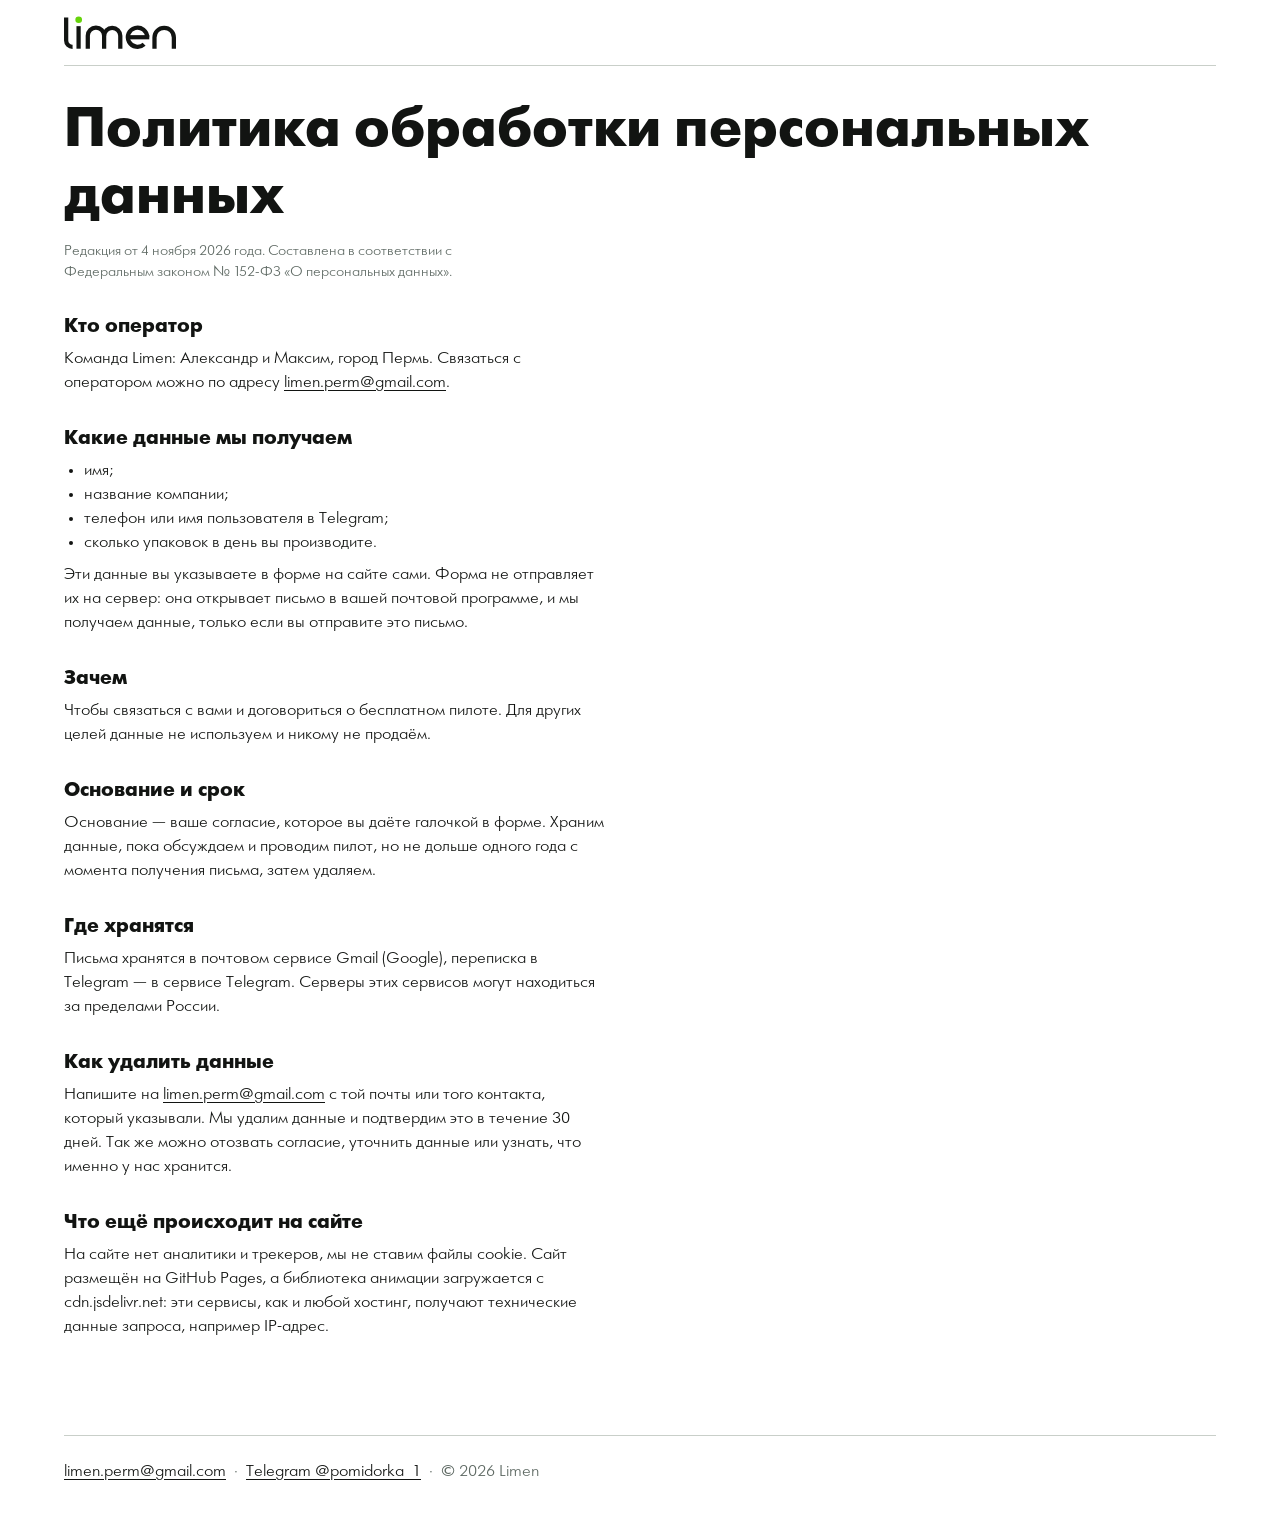
<file: privacy.html>
<!doctype html>
<html lang="ru">
<head>
<meta charset="utf-8">
<meta name="viewport" content="width=device-width,initial-scale=1">
<title>Политика обработки персональных данных. Limen</title>
<meta name="description" content="Какие данные собирает Limen, зачем, кто оператор и как их удалить.">
<link rel="icon" href="img/favicon.svg" type="image/svg+xml">
<link rel="preload" href="fonts/FTX45ACh.otf" as="font" type="font/otf" crossorigin>
<link rel="preload" href="fonts/FTX85ACh.otf" as="font" type="font/otf" crossorigin>
<link rel="stylesheet" href="css/site.css">
</head>
<body>
<header class="top top--static">
  <a class="top__logo" href="index.html" aria-label="Limen"><img src="img/logo.svg" alt="" width="112" height="33" style="display:block;width:100%;height:auto"></a>
</header>
<main class="doc">
  <h1>Политика обработки персональных данных</h1>
  <p class="doc__date">Редакция от 4 ноября 2026 года. Составлена в соответствии с Федеральным законом № 152-ФЗ «О персональных данных».</p>

  <h2>Кто оператор</h2>
  <p>Команда Limen: Александр и Максим, город Пермь. Связаться с оператором можно по адресу <a href="mailto:limen.perm@gmail.com">limen.perm@gmail.com</a>.</p>

  <h2>Какие данные мы получаем</h2>
  <ul>
    <li>имя;</li>
    <li>название компании;</li>
    <li>телефон или имя пользователя в Telegram;</li>
    <li>сколько упаковок в день вы производите.</li>
  </ul>
  <p>Эти данные вы указываете в форме на сайте сами. Форма не отправляет их на сервер: она открывает письмо в вашей почтовой программе, и мы получаем данные, только если вы отправите это письмо.</p>

  <h2>Зачем</h2>
  <p>Чтобы связаться с вами и договориться о бесплатном пилоте. Для других целей данные не используем и никому не продаём.</p>

  <h2>Основание и срок</h2>
  <p>Основание — ваше согласие, которое вы даёте галочкой в форме. Храним данные, пока обсуждаем и проводим пилот, но не дольше одного года с момента получения письма, затем удаляем.</p>

  <h2>Где хранятся</h2>
  <p>Письма хранятся в почтовом сервисе Gmail (Google), переписка в Telegram — в сервисе Telegram. Серверы этих сервисов могут находиться за пределами России.</p>

  <h2>Как удалить данные</h2>
  <p>Напишите на <a href="mailto:limen.perm@gmail.com">limen.perm@gmail.com</a> с той почты или того контакта, который указывали. Мы удалим данные и подтвердим это в течение 30 дней. Так же можно отозвать согласие, уточнить данные или узнать, что именно у нас хранится.</p>

  <h2>Что ещё происходит на сайте</h2>
  <p>На сайте нет аналитики и трекеров, мы не ставим файлы cookie. Сайт размещён на GitHub Pages, а библиотека анимации загружается с cdn.jsdelivr.net: эти сервисы, как и любой хостинг, получают технические данные запроса, например IP-адрес.</p>
</main>
<footer class="foot--doc">
  <a href="mailto:limen.perm@gmail.com">limen.perm@gmail.com</a>
  <span aria-hidden="true">·</span>
  <a href="https://t.me/pomidorka_1">Telegram @pomidorka_1</a>
  <span aria-hidden="true">·</span>
  <span>© 2026 Limen</span>
</footer>
</body>
</html>
</file>
<file: css/site.css>
@font-face{font-family:'A Chaika Futuris';src:url('../fonts/FTX45ACh.otf') format('opentype');font-weight:300;font-display:swap}
@font-face{font-family:'A Chaika Futuris';src:url('../fonts/FTX85ACh.otf') format('opentype');font-weight:700;font-display:swap}

:root{
  --ink:#121412;--mute:#5E6963;--line:#C9CFC9;--lime:#66D40B;--red:#D7261E;--paper:#FFFFFF;
  --deep:#12332B;--forest:#1C4A3E;--sage:#E3EEE9;--cream:#F6EEDF;--amber:#F4B740;
  --gutter:24px;--fg:var(--ink);--fg2:var(--mute);--rule:rgba(18,20,18,.2);
}

*,*::before,*::after{box-sizing:border-box}
html{-webkit-text-size-adjust:100%;overflow-x:clip}
body{margin:0;background:var(--paper);color:var(--ink);font:300 16px/1.5 'A Chaika Futuris',system-ui,sans-serif;overflow-wrap:break-word;overflow-x:clip}
h1,h2,p,ol,ul{margin:0;padding:0}
ul,ol{list-style:none}
h1,h2{font-weight:700;line-height:1.2}
a{color:inherit;text-underline-offset:.16em}
a:hover{text-decoration-thickness:2px}
:focus-visible{outline:2px solid currentColor;outline-offset:2px}
.intro-on body{overflow:hidden}

/* Темы разделов */
.t-deep{--fg:#FFFFFF;--fg2:#BBD0C7;--rule:rgba(255,255,255,.25);background:var(--deep);color:var(--fg)}
.t-forest{--fg:#FFFFFF;--fg2:#C6DAD1;--rule:rgba(255,255,255,.25);background:var(--forest);color:var(--fg)}
.t-sage{--fg:var(--ink);--fg2:#4F5C56;background:var(--sage);color:var(--fg)}
.t-cream{--fg:var(--ink);--fg2:#5B5F55;background:var(--cream);color:var(--fg)}
.t-paper{--fg:var(--ink);--fg2:var(--mute);background:var(--paper);color:var(--fg)}
.t-lime{--fg:var(--ink);--fg2:#1F3300;--rule:rgba(18,20,18,.3);background:var(--lime);color:var(--fg)}

/* Вступление: точка пишет логотип */
.intro{display:none;position:fixed;inset:0;z-index:100;align-items:center;justify-content:center;background:var(--deep);color:#fff;cursor:pointer}
.intro-on .intro{display:flex}
.intro__logo{width:min(72vw,620px);height:auto;overflow:visible}

/* Знака ₽ нет в шрифте: рисуем его из буквы Р этого шрифта, в тексте остаётся настоящий символ */
.rub{position:relative;display:inline-block;line-height:1;white-space:nowrap}
.rub::before{content:"Р";content:"Р" / ""}
.rub::after{content:"";position:absolute;left:-.1em;top:.63em;width:.5em;height:.055em;background:currentColor}
.rub__t{position:absolute;width:1px;height:1px;overflow:hidden;clip:rect(0 0 0 0);white-space:nowrap}
.hero__price .rub::after,.figure__num .rub::after,.econ__num .rub::after{height:.11em}

/* Кнопки */
.btn{position:relative;isolation:isolate;display:inline-flex;align-items:center;min-height:48px;padding:12px 18px;overflow:hidden;border:2px solid transparent;border-radius:2px;font:inherit;font-size:16px;font-weight:700;line-height:1.2;text-decoration:none;cursor:pointer;transition:color .25s}
.btn::before{content:"";position:absolute;inset:-2px;z-index:-1;background:var(--ink);transform:scaleX(0);transform-origin:0 50%;transition:transform .35s cubic-bezier(.7,0,.2,1)}
.btn:hover::before{transform:scaleX(1)}
.btn:hover{color:#fff}
.btn--pilot{background:var(--lime);border-color:var(--lime);color:var(--ink)}
.btn--pilot:hover{border-color:var(--ink)}
.btn--plain{background:transparent;border-color:currentColor;color:var(--fg,var(--ink))}
.t-deep .btn--plain::before,.t-forest .btn--plain::before{background:#fff}
.t-deep .btn--plain:hover,.t-forest .btn--plain:hover{color:var(--ink)}
.film .btn[aria-pressed="true"]{background:var(--fg);color:var(--deep)}

/* Шапка */
.top{position:fixed;left:0;right:0;top:0;z-index:50;display:grid;grid-template-columns:1fr auto;gap:0 16px;align-items:center;padding:10px var(--gutter);color:#fff;transition:transform .35s cubic-bezier(.7,0,.2,1),background .25s,color .25s}
.top__logo{display:block;width:92px;color:inherit}
.top__logo svg{display:block;width:100%;height:auto;overflow:visible}
.top__nav{grid-column:1/-1;grid-row:2;display:flex;flex-wrap:wrap;gap:0 16px;font-size:14px}
.top__nav a{display:inline-flex;align-items:center;min-height:40px;text-decoration:none;background-image:linear-gradient(currentColor,currentColor);background-size:0 2px;background-position:0 78%;background-repeat:no-repeat;transition:background-size .3s}
.top__nav a:hover{background-size:100% 2px}
.top__cta{min-height:40px;padding:6px 12px;font-size:14px}
.top.is-solid{background:var(--paper);color:var(--ink)}
.top.is-solid .top__nav{display:none}
.top.is-hidden:not(:focus-within){transform:translateY(-100%)}
.top--static{position:static;color:var(--ink)}

/* Первый экран */
.hero{position:relative;display:flex;flex-direction:column;justify-content:flex-end;min-height:100svh;padding:120px var(--gutter) 72px;overflow:hidden}
.hero__video{position:absolute;inset:0;width:100%;height:100%;object-fit:cover;opacity:0;transition:opacity 1.2s}
.hero__video.is-on{opacity:1}
.hero__shade{position:absolute;inset:0;background:rgba(9,27,22,.56)}
.hero__in{position:relative}
.hero__title{font-size:min(56px,13.6vw)}
.ln{display:block;overflow:hidden;padding-bottom:.06em}
.ln>span{display:block}
.hero__row{display:grid;gap:32px;margin-top:20px}
.lead{font-size:20px;line-height:1.5;max-width:60ch}
.hero__price{margin-top:16px;font-size:32px;line-height:1.2;font-weight:700}
.hero__btns{display:flex;flex-wrap:wrap;gap:8px;margin-top:20px}
.hero__cue{display:none}


/* Разделы */
.sec{position:relative;display:grid;grid-template-columns:repeat(12,minmax(0,1fr));column-gap:12px;padding:32px var(--gutter) 72px;scroll-margin-top:0}
.sec::before{content:"";position:absolute;left:var(--gutter);right:var(--gutter);top:0;height:1px;background:var(--rule)}
.sec__n{grid-column:1/-1;font-size:14px;line-height:1.5;color:var(--fg2)}
.sec__t{grid-column:1/-1;margin-top:8px;font-size:32px}
.sec__t .ln{padding-bottom:.1em}
.sec__b{grid-column:1/-1;margin-top:24px;min-width:0}

.figure{margin-top:32px}
.figure__num{display:block;font-size:56px;line-height:1.2;font-weight:700;font-variant-numeric:tabular-nums}
.figure__cap{display:block;margin-top:4px;font-size:16px;line-height:1.5;color:var(--fg2);max-width:60ch}

/* Видео в рамке */
.tile{position:relative;overflow:hidden;aspect-ratio:16/10;background:var(--forest);border-radius:2px}
.tile--tall{aspect-ratio:16/10}
.tile video{position:absolute;left:0;top:-10%;width:100%;height:120%;object-fit:cover;opacity:0;transition:opacity .8s}
.tile video.is-on{opacity:1}
.split__b{margin-top:32px}

.steps{display:grid;gap:8px;font-size:20px}

/* Разрез метки */
.cut-sec{min-height:100svh;align-content:start}
.cut-grid{display:grid;gap:12px}
.cut-text{font-size:16px}
.cut-text .s{color:var(--fg2);transition:color .4s}
.cut-text .s.is-on{color:var(--fg);font-weight:700}
.cut{min-width:0}
.cut__art{display:block;width:100%;height:auto;overflow:visible}
.cut-t{fill:var(--ink);font-weight:300}
.cut-lead{fill:none;stroke:#5E6963;stroke-width:1.5}
.cut__after{margin-top:24px}


/* Цена: числа по центру */
.price-sec{padding-bottom:0;overflow:hidden}
.econ{display:grid;grid-template-columns:repeat(3,minmax(0,1fr));column-gap:12px}
.econ li{display:block;text-align:center}
.econ__num{display:block;font-size:20px;line-height:1.2;font-weight:700;white-space:nowrap;font-variant-numeric:tabular-nums}
.econ__cap{display:block;margin-top:8px;font-size:14px;line-height:1.5;color:var(--fg2)}
.econ__note{margin-top:32px}
.tape{grid-column:1/-1;margin:56px calc(var(--gutter) * -1 - 2%) -8px;transform:rotate(-1.4deg);background:#fff;border-block:2px dashed var(--line);padding:10px 0;overflow:hidden}
.tape__track{display:flex;gap:12px;width:max-content;will-change:transform}
.tape__track svg{display:block;width:150px;height:auto;flex:none}

/* Для кого */
.words{font-size:32px;line-height:1.2;font-weight:700;max-width:24ch}
.words .kw{color:var(--forest)}
.w{display:inline-block}
.trio{display:grid;gap:12px;margin-top:32px}

/* Форма */
.form{display:grid;gap:16px;margin-top:24px;padding:20px;background:#fff;color:var(--ink);border-radius:4px}
.field{display:grid;gap:4px}
.field label{font-size:16px;line-height:1.5}
.field input{width:100%;min-height:48px;padding:10px 12px;border:1px solid var(--mute);border-radius:2px;background:var(--paper);color:var(--ink);font:inherit;font-size:16px;transition:box-shadow .2s,border-color .2s}
.field input:hover{border-color:var(--ink)}
.check{display:grid;grid-template-columns:24px minmax(0,1fr);gap:8px;align-items:start}
.check input{width:24px;height:24px;margin:0;accent-color:var(--ink)}
.check label{font-size:16px;line-height:1.5}
.form__send{display:flex;flex-wrap:wrap;gap:12px 16px;align-items:center;margin-top:8px}
.form__alt{font-size:16px}

/* Вопросы */
.faq{display:grid;max-width:820px}
.faq details{border-bottom:1px solid var(--line)}
.faq details:first-child{border-top:1px solid var(--line)}
.faq summary{position:relative;display:block;padding:18px 44px 18px 0;font-size:20px;line-height:1.2;font-weight:700;cursor:pointer;list-style:none}
.faq summary::-webkit-details-marker{display:none}
.faq summary::after{content:"";position:absolute;right:6px;top:50%;width:18px;height:18px;margin-top:-9px;background:var(--lime);border-radius:50%;transform:scale(.45);transition:transform .35s cubic-bezier(.3,1.6,.5,1)}
.faq details[open] summary::after{transform:scale(1)}
.faq__a{overflow:hidden}
.faq__a p{padding-bottom:20px;max-width:60ch}

/* Команда и подвал */
.team-sec{padding-bottom:24px}
.team{font-size:32px;line-height:1.2;font-weight:700}
.foot{padding:16px var(--gutter) 28px}
.foot__logo{color:#fff}
.foot__logo svg{display:block;width:100%;height:auto;overflow:visible}
.foot__row{display:flex;flex-wrap:wrap;gap:4px 8px;margin-top:24px;font-size:14px;line-height:1.5;color:var(--fg2)}
.foot__row a{color:#fff}

/* Боковой указатель разделов */
.rail{display:none}

/* Политика */
.doc{margin:0 var(--gutter);padding:24px 0 56px;border-top:1px solid var(--line)}
.doc h1{font-size:32px}
.doc h2{margin-top:32px;font-size:20px}
.doc p,.doc ul{margin-top:8px;max-width:60ch}
.doc ul{list-style:disc;padding-left:20px}
.doc__date{color:var(--mute);font-size:14px}
.foot--doc{color:var(--mute);border-top:1px solid var(--line);margin:0 var(--gutter);padding:24px 0 32px;display:flex;flex-wrap:wrap;gap:4px 8px;font-size:14px}
.foot--doc a{color:var(--ink)}

@media (min-width:480px){
  .econ__num{font-size:32px}
}

@media (min-width:768px){
  :root{--gutter:64px}
  .top{grid-template-columns:auto 1fr auto;padding:16px var(--gutter);column-gap:40px}
  .top__logo{width:112px}
  .top__nav{grid-column:auto;grid-row:auto;gap:0 24px;font-size:16px}
  .top.is-solid .top__nav{display:flex}
  .top__cta{font-size:16px;padding:10px 16px;min-height:44px}
  .hero{padding:140px var(--gutter) 72px}
  .hero__title{font-size:88px}
  .hero__row{grid-template-columns:repeat(12,minmax(0,1fr));column-gap:24px;align-items:end;margin-top:32px}
  .hero__text{grid-column:1/8}
  .hero__cue{display:block;position:absolute;left:50%;bottom:20px;width:44px;height:44px;margin-left:-22px}
  .hero__cue span{position:absolute;left:50%;bottom:8px;width:16px;height:16px;margin-left:-8px;background:var(--lime);border-radius:50%}
  .sec{column-gap:24px;padding:40px var(--gutter) 120px}
  .sec__n{grid-column:1/2;padding-top:22px}
  .sec__t{grid-column:2/-1;margin-top:0;font-size:56px}
  .sec__b{grid-column:2/-1;margin-top:40px}
  .split{display:grid;grid-template-columns:repeat(11,minmax(0,1fr));column-gap:24px}
  .split__a{grid-column:1/8}
  .split__b{grid-column:8/-1;margin-top:0}
  .split__c2{grid-column:5/-1;margin-top:0}
  .t-lime .split__a{grid-column:1/5}
  .tile--tall{aspect-ratio:4/3;align-self:start}
  .figure__num{font-size:88px}
  .figure__cap{font-size:20px}
  .steps{font-size:32px}
  .cut-sec{height:100svh;grid-template-rows:auto auto minmax(0,1fr);padding-bottom:24px}
  .cut-grid{grid-template-columns:repeat(11,minmax(0,1fr));column-gap:24px;align-items:center;min-height:0;margin-top:0;height:100%}
  .cut-text{grid-column:1/5;font-size:20px}
  .cut{grid-column:5/-1;height:100%;min-height:0}
  .cut__art{height:100%;width:100%}
  .econ{column-gap:24px}
  .econ__num{font-size:56px}
  .econ__cap{font-size:16px}
  .econ__note{margin-top:56px}
  .tape{margin-top:80px;padding:14px 0}
  .tape__track svg{width:210px}
  .words{font-size:56px}
  .trio{grid-template-columns:repeat(3,minmax(0,1fr));gap:24px;margin-top:56px}
  .trio .tile{aspect-ratio:4/5}
  .form{grid-template-columns:repeat(2,minmax(0,1fr));gap:20px 24px;padding:32px}
  .check,.form__send{grid-column:1/-1}
  .faq summary{padding:24px 48px 24px 0}
  .team{font-size:56px}
  .team-sec{padding-bottom:40px}
  .foot{padding:24px var(--gutter) 36px}
  .foot__row{font-size:16px;margin-top:32px}
  .doc{padding:32px 0 96px}
  .doc h1{font-size:56px}
  .foot--doc{font-size:16px}
}

@media (min-width:1100px){
  .rail{position:fixed;left:18px;top:50%;z-index:40;display:block;width:20px;height:216px;margin-top:-108px;color:var(--ink);transition:color .3s}
  .rail.is-dark{color:#fff}
  .rail__line{position:absolute;left:9px;top:8px;bottom:8px;width:2px;background:currentColor;opacity:.25}
  .rail__dot{position:absolute;left:3px;top:0;width:14px;height:14px;background:var(--lime);border-radius:50%;border:2px solid var(--deep)}
  .rail a{position:absolute;left:0;width:20px;height:24px}
  .rail a::before{content:"";position:absolute;left:7px;top:9px;width:6px;height:6px;background:currentColor;border-radius:50%;opacity:.45}
}

@media (min-width:1280px){
  .hero__title{font-size:120px}
  .econ__num{font-size:88px}
  .words{font-size:88px}
}

@media (prefers-reduced-motion:reduce){
  *,*::before,*::after{transition:none!important}
  .hero__video,.tile video{opacity:1}
}

@media (min-width:1100px){
  .lead--big{font-size:32px;line-height:1.2}
}
</file>
